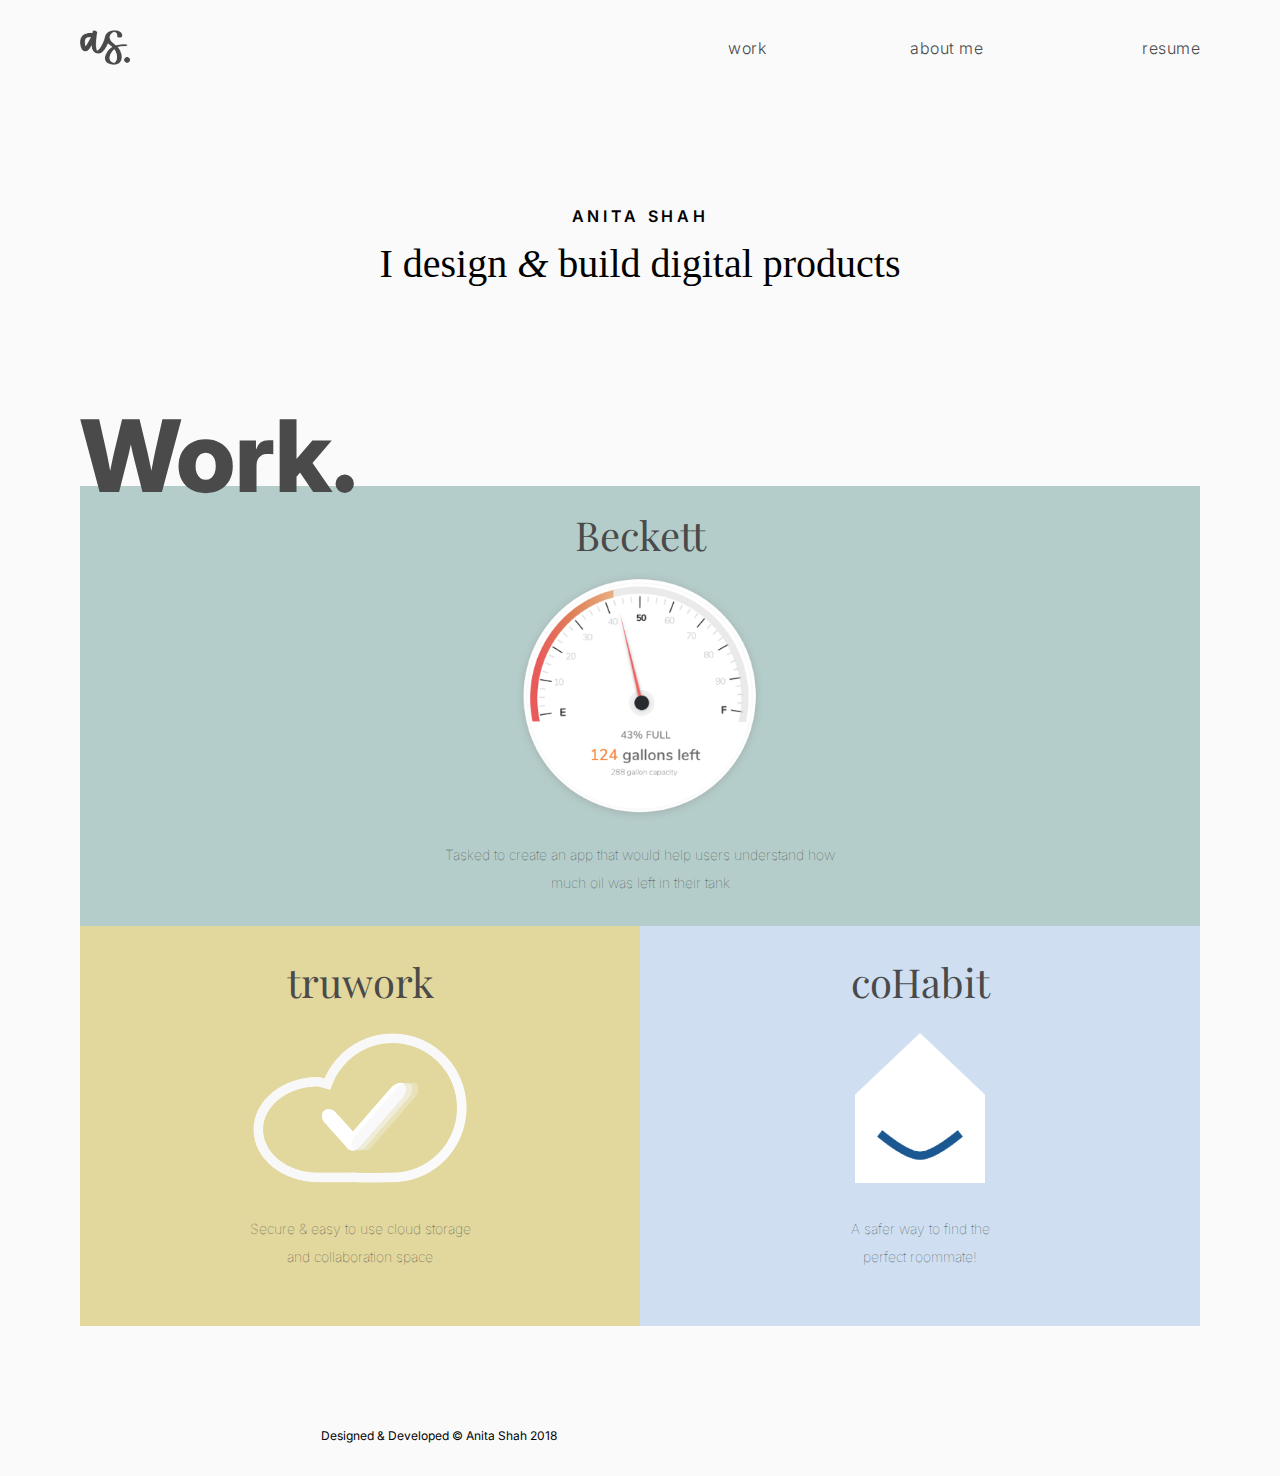
<file: index.html>
<!DOCTYPE html>

 <html>
   <head>
   	<meta charset="utf-8">
   	<meta name="viewport" content= "width=device-width",initial-scale="1.0">
     <title> Portfolio | Anita Shah</title>
     <link rel="stylesheet" href="css/reset.css">
     <link rel="stylesheet" href="css/style.css">
     <link rel="stylesheet" href="https://use.fontawesome.com/releases/v5.3.1/css/all.css" integrity="sha384-mzrmE5qonljUremFsqc01SB46JvROS7bZs3IO2EmfFsd15uHvIt+Y8vEf7N7fWAU" crossorigin="anonymous">
     <link rel="preconnect" href="https://fonts.gstatic.com">
      <link href="https://fonts.googleapis.com/css2?family=Inter:wght@100;600&display=swap" rel="stylesheet">
      <link href="https://fonts.googleapis.com/css2?family=Inter:wght@600&family=Playfair+Display&display=swap" rel="stylesheet">
     <!-- <link href="https://fonts.googleapis.com/css?family=Lato:300,400i,700|Playfair+Display:400,400i" rel="stylesheet"> -->
   </head>
   <body>

     <!--NAVBAR -->
     <section class="nav-bar-section">
       <nav class="nav-bar">
         <div class="logo">
           <a href="index.html">
             <img src="imgs/logo4.png" alt="logo" height="35" width="50">
           </a>
         </div>
         <ul class="nav-ul">
           <li class="nav-link">
             <div class="dropdown">
                 <a href="" class="projects-links" > work
                 </a>
                 <div class="dropdown-content">
                   <a href="pdfs/srlc-marketing.pdf">Marketing: Love & Care</a>
                   <a href="pdfs/Beckett-casestudy.pdf" target="_blank">Beckett</a>
                   <a href="project1.1.html">truwork</a>
                   <a href="project2.html">coHabit</a>
                 </div>
             </div>
           </li>

           <li class="nav-link">
             <a class="about-me-links" href="aboutme.html"> about me </a>
           </li>

           <li class="nav-link">
             <a class="resume-links" href="pdfs/anita-shah-resume-112020.pdf" target="_blank"> resume </a>
           </li>

         </ul>
       </nav>

     </section>

     <section class="header-container">
       <div class="header-text">
         <h3>Anita Shah</h3>
         <h1>I design <span id="fancy-font"> & </span> build digital products</h1>
       </div>
    </section>

    <section class="work-container">
        <h1>Work.</h1>

          <a class="beckett-cs-page cs-page" href="pdfs/Beckett-casestudy.pdf">
        <div id="beckett-project-container">
          <h2 class="beckett-header"> Beckett </h2>
          <div class="beckett-img-container">
            <img src="imgs/gauge.png" alt="gauge"/>
          </div>
          <p class="paragraph-style-beckett"> Tasked to create an app that would help users understand how much oil was left in their tank</p>

        </div>
        </a>


        <a class="truwork-cs-page cs-page" href="project1.1.html">
        <div id="truwork-project-container">
          <h2 class="truwork-header"> truwork </h2>
          <div class="truwork-img-container">
            <img src="imgs/truwork-white-logo.png" alt="truwork-logo"/>
          </div>
          <p class="paragraph-style-truwork"> Secure & easy to use cloud storage and collaboration space</p>
        </div>
      </a>


      <a class="cohabit-cs-page cs-page" href="project2.html">
        <div id="cohabit-project-container">
          <h2 class="cohabit-header"> coHabit </h2>
          <div class="cohabit-img-container">
            <img src="imgs/cohabit-white-logo.png" alt="truwork-logo"/>
          </div>
          <p class="paragraph-style-cohabit"> A safer way to find the perfect roommate!</p>
        </div>
      </a>

   </section>

   <!--Footer -->

    <footer class="footer">
      <div class="signature">
        <p> Designed & Developed © Anita Shah 2018 </p>
      </div>

      <div class="social-media">

        <a href="mailto:anitashah92@gmail.com" target="_blank"><i class="fas fa-envelope"></i></a>
        <a href="https://www.linkedin.com/in/anita-shah" target ="_blank"><i class="fab fa-linkedin"></i></a>
        <a href="https://github.com/anitashah92/" target= "_blank"><i class="fab fa-github-square"></i></a>
        <a href="https://dribbble.com/anitashah92" target = "_blank"><i class="fab fa-dribbble-square"></i></a>
      </div>
    </footer>


        <!-- Global site tag (gtag.js) - Google Analytics -->
        <script async src="https://www.googletagmanager.com/gtag/js?id=UA-125786109-1"></script>
        <script>
          window.dataLayer = window.dataLayer || [];
          function gtag(){dataLayer.push(arguments);}
          gtag('js', new Date());

          gtag('config', 'UA-125786109-1');
        </script>

  </body>
  </html>
</file>
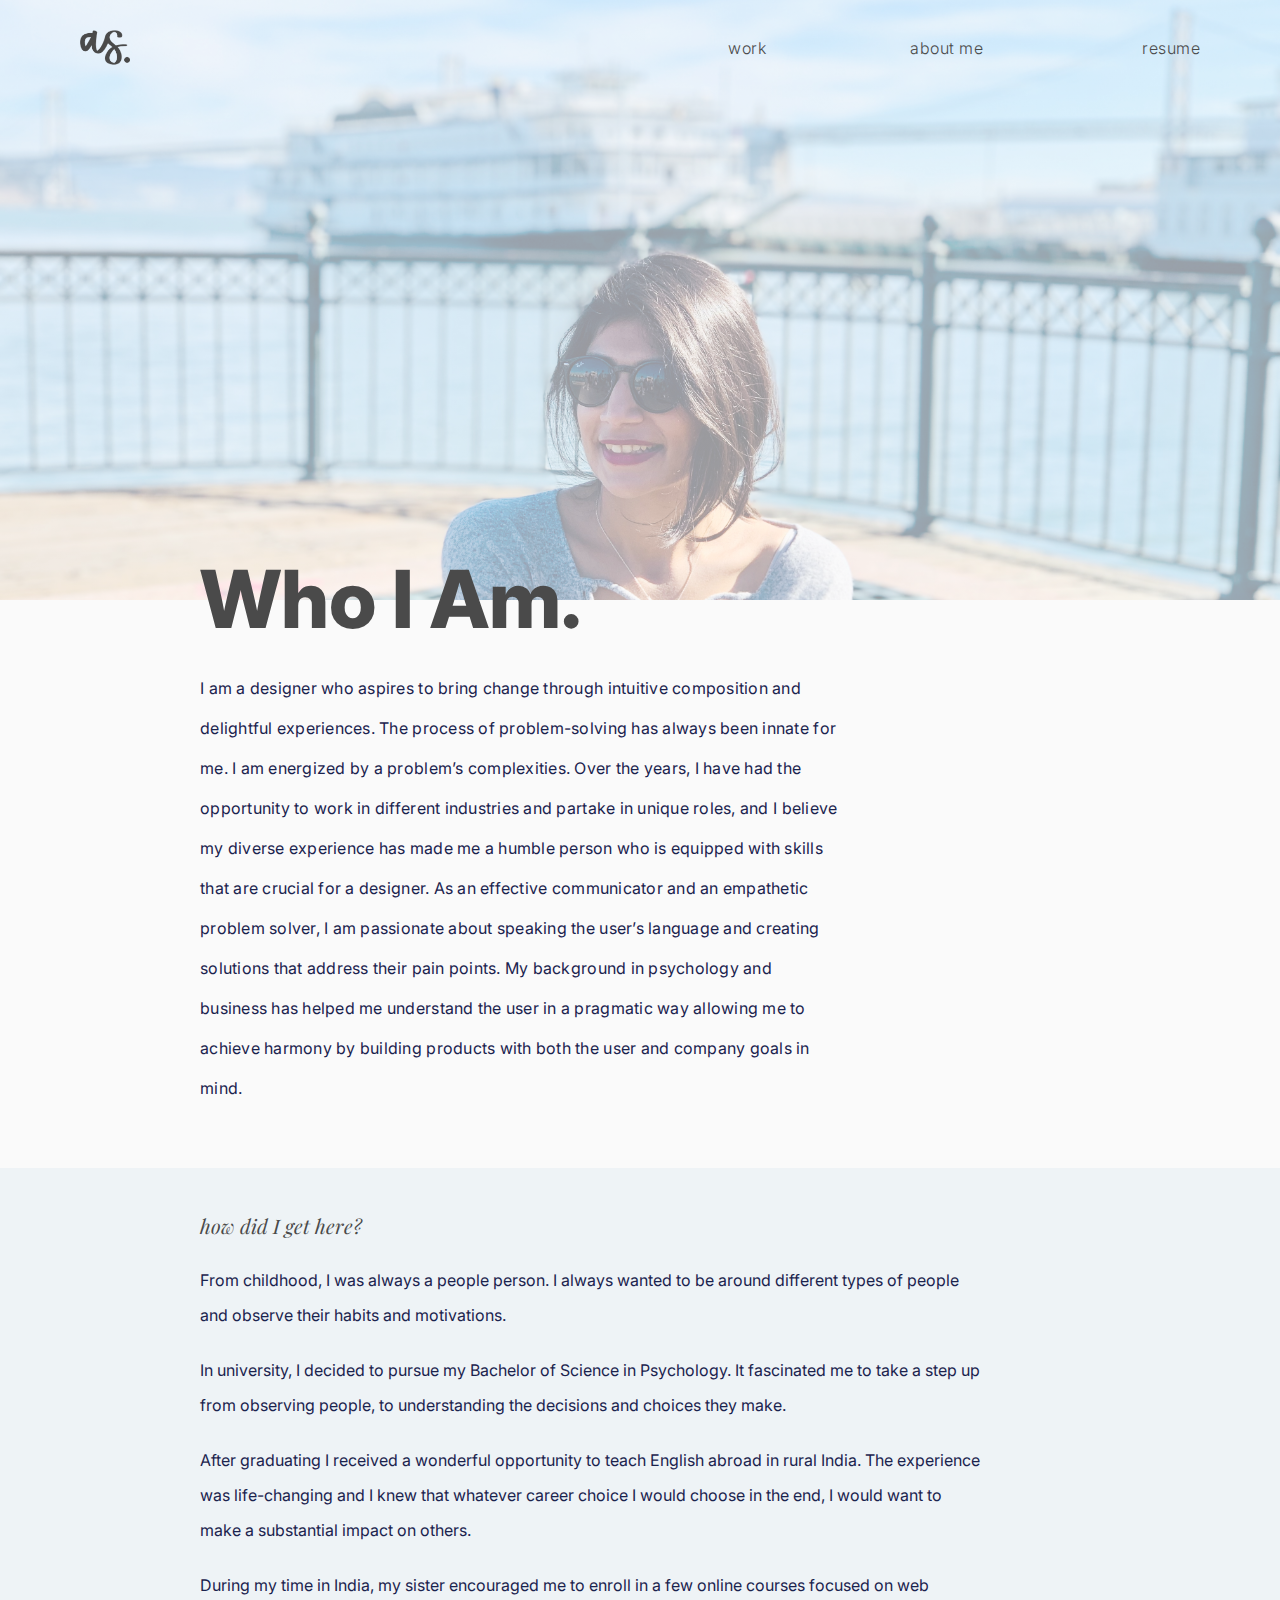
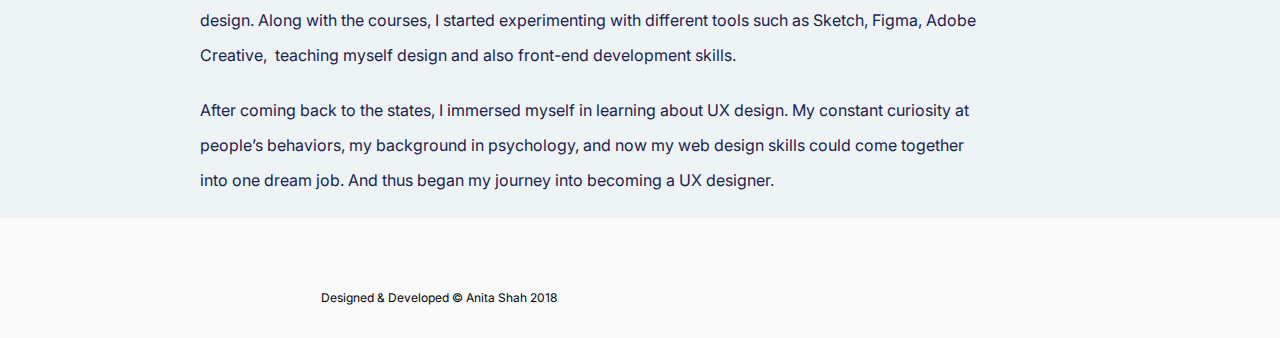
<file: aboutme.html>
<!DOCTYPE html>

 <html>
   <head>
   	<meta charset="utf-8">
   	<meta name="viewport" content= "width=device-width",initial-scale="1.0">
     <title> Portfolio | Anita Shah</title>
     <link rel="stylesheet" href="css/reset.css">
     <link rel="stylesheet" href="css/style.css">
     <link rel="stylesheet" href="https://use.fontawesome.com/releases/v5.3.1/css/all.css" integrity="sha384-mzrmE5qonljUremFsqc01SB46JvROS7bZs3IO2EmfFsd15uHvIt+Y8vEf7N7fWAU" crossorigin="anonymous">
     <link href="https://fonts.googleapis.com/css2?family=Inter:wght@100;600&display=swap" rel="stylesheet">
      <link href="https://fonts.googleapis.com/css2?family=Inter:wght@600&family=Playfair+Display&display=swap" rel="stylesheet">
     <!-- <link href="https://fonts.googleapis.com/css?family=Lato:300,400i,700|Playfair+Display:400,400i" rel="stylesheet"> -->
   </head>
   <body>


     <!--NAVBAR -->
     <section class="nav-bar-section" id="aboutme-pic">
         <nav class="nav-bar">
           <div class="logo">
             <a href="index.html">
               <img src="imgs/logo4.png" alt="logo" height="35" width="50">
             </a>
           </div>
           <ul class="nav-ul">
             <li class="nav-link">
               <div class="dropdown">
                   <a href="" class="projects-links" > work
                   </a>
                   <div class="dropdown-content">
                     <a href="pdfs/srlc-marketing.pdf">Marketing: Love & Care</a>
                     <a href="pdfs/Beckett-casestudy.pdf" target="_blank">Beckett</a>
                     <a href="project1.1.html">truwork</a>
                     <a href="project2.html">coHabit</a>
                   </div>
               </div>
             </li>

             <li class="nav-link">
               <a class="about-me-links" href="aboutme.html"> about me </a>
             </li>

             <li class="nav-link">
               <a class="resume-links" href="pdfs/anitaresume-2021.pdf" target="_blank"> resume </a>

             </li>

           </ul>
       </nav>

       </section>

     <section class="who-container">
       <h1>Who I Am.</h1>
       <p> I am a designer who aspires to bring change through intuitive composition and delightful experiences. The process of problem-solving has always been innate for me. I am energized by a problem’s complexities. Over the years, I have had the opportunity to work in different industries and partake in unique roles, and I believe my diverse experience has made me a humble person who is equipped with skills that are crucial for a designer. As an effective communicator and an empathetic problem solver, I am passionate about speaking the user’s language and creating solutions that address their pain points. My background in psychology and business has helped me understand the user in a pragmatic way allowing me to achieve harmony by building products with both the user and company goals in mind. </span> </p>
     </section>

     <section class="aboutme">
       <div class="aboutme-text">
         <h1> how did I get here? </h1>
         <p> From childhood, I was always a people person. I always wanted to be around different types of people and observe their habits and motivations.</p>
         <p> In university, I decided to pursue my Bachelor of Science in Psychology. It fascinated me to take a step up from observing people, to understanding the decisions and choices they make.</p>
         <p> After graduating I received a wonderful opportunity to teach English abroad in rural India. The experience was life-changing and I knew that whatever career choice I would choose in the end, I would want to make a substantial impact on others. </p>
         <p> During my time in India, my sister encouraged me to enroll in a few online courses focused on web design. Along with the courses, I started experimenting with different tools such as Sketch, Figma, Adobe Creative,  teaching myself design and also front-end development skills. </p>
         <p> After coming back to the states, I immersed myself in learning about UX design. My constant curiosity at people’s behaviors, my background in psychology, and now my web design skills could come together into one dream job. And thus began my journey into becoming a UX designer.</p>
       </div>
     </section>


     <!--Footer -->

      <footer class="footer">
        <div class="signature">
          <p> Designed & Developed © Anita Shah 2018 </p>
        </div>

        <div class="social-media">

          <a href="mailto:anitashah92@gmail.com" target="_blank"><i class="fas fa-envelope"></i></a>
          <a href="https://www.linkedin.com/in/anita-shah" target ="_blank"><i class="fab fa-linkedin"></i></a>
          <a href="https://github.com/anitashah92/" target= "_blank"><i class="fab fa-github-square"></i></a>
          <a href="https://dribbble.com/anitashah92" target = "_blank"><i class="fab fa-dribbble-square"></i></a>
        </div>
      </footer>


          <!-- Global site tag (gtag.js) - Google Analytics -->
          <script async src="https://www.googletagmanager.com/gtag/js?id=UA-125786109-1"></script>
          <script>
            window.dataLayer = window.dataLayer || [];
            function gtag(){dataLayer.push(arguments);}
            gtag('js', new Date());

            gtag('config', 'UA-125786109-1');
          </script>

    </body>
    </html>
</file>
<file: css/style.css>
*, *:before, *:after {
-webkit-box-sizing: border-box;
        box-sizing: border-box;
}

@import url('https://fonts.googleapis.com/css?family=Libre+Baskerville:400i');
@import url('https://rsms.me/inter/inter.css');
html { font-family: 'Inter', sans-serif; }
@supports (font-variation-settings: normal) {
  html { font-family: 'Inter var', sans-serif; }
}

@import url('https://fonts.googleapis.com/css?family=EB+Garamond:200,400,500,700');

@import url('https://fonts.googleapis.com/css?family=Playfair+Display');

html {
  font-size: 10px;
  font-family: 'Inter', sans-serif;
  background-color: #FDFDFD;
}

body {
  display: -ms-grid;
  display: grid;
  background-color: #FAFAFA;
}

.nav-bar {
  padding: 30px 80px;
  right: 0;
  display: table;
  width: 100%;
}

.logo {
  left: 50px;
  width: 10px;
  display: table-cell;
  vertical-align: middle;
}

ul.nav-ul{
  display: table-cell;
  vertical-align: middle;
  text-align: right;
}

.nav-link {
  font-size: 1.6rem;;
  width: 20%;
  /* font-family: 'Lato', sans-serif; */
  font-weight: 300;
  display: inline-block;
}

.nav-link a {
  text-decoration: none;
  color: #4A4A4A;
  letter-spacing: .5px;
  font-weight: 300;
}

.nav-link a:hover {
  font-style: italic;
  font-weight: 400;
}

/* The container <div> - needed to position the dropdown content */
.dropdown {
    position: relative;
    display: inline-block;
}

/* Dropdown Content (Hidden by Default) */
.dropdown-content {
    display: none;
    position: absolute;
    /* background-color: #f1f1f1; */
    min-width: 100px;
    /* box-shadow: 0px 8px 16px 0px rgba(0,0,0,0.2); */
    z-index: 1;
    font-size: 1.4rem;
    text-align: left;
}

/* Links inside the dropdown */
.dropdown-content a {
    color: black;
    padding: 12px 16px;
    text-decoration: none;
    display: block;
}

/* Change color of dropdown links on hover */
.dropdown-content a:hover {background-color: #ddd;}

/* Show the dropdown menu on hover */
.dropdown:hover .dropdown-content {display: block;}

/* Change the background color of the dropdown button when the dropdown content is shown */
.dropdown:hover .dropbtn {background-color: #3e8e41;}

.header-container {
  width: 100%;
  height: 300px;
  display: -webkit-box;
  display: -ms-flexbox;
  display: flex;
  -webkit-box-pack: center;
      -ms-flex-pack: center;
          justify-content: center;
}

.header-text {
  margin: 0 auto;
  width: 100%;
  text-align: center;
  -ms-flex-item-align: center;
      -ms-grid-row-align: center;
      align-self: center;
}

.header-text h3 {
  font-size: 1.6rem;
  letter-spacing: 3.64px;
  text-transform: uppercase;
  font-family: "Inter";
  font-weight: 600;
  padding-bottom: 20px;
}

.header-text h1 {
  font-size: 4rem;
  font-family: "EB Garamond";
  font-weight: 200;
}

#fancy-font {
  font-style: italic;
}

.work-container {
  padding: 30px 80px;
  display: -webkit-box;
  display: -ms-flexbox;
  display: flex;
  -webkit-box-orient: horizontal;
  -webkit-box-direction: normal;
      -ms-flex-flow: row wrap;
          flex-flow: row wrap;
}

.work-container h1 {
    font-size: 10rem;
    font-weight: 800;
    text-align: left;
    z-index: 10;
    position: relative;
    line-height: 0.6em;
    pointer-events: none;
    -webkit-box-flex: 1;
        -ms-flex: 1 100%;
            flex: 1 100%;
    color: #4A4A4A;
}

.beckett-cs-page {
  width: 100%;
}

.truwork-cs-page {
  width: 50%;
}

.cohabit-cs-page {
  width: 50%;
}

.cs-page {
  color: inherit;
  text-decoration: none;
}

#beckett-project-container {
  background-color: #B4CDCA;
  color: #4A4A4A;
  padding-bottom: 0;
  -webkit-box-flex: 1;
      -ms-flex: 1 100%;
          flex: 1 100%;
  min-height: 440px;
  display: -ms-grid;
  display: grid;
}

#truwork-project-container {
  -webkit-box-flex: 1;
      -ms-flex: 1 50%;
          flex: 1 50%;
  padding: 0 50px 40px;
  -webkit-box-sizing: border-box;
          box-sizing: border-box;
  min-height: 400px;
  position: relative;
  overflow: hidden;
  -webkit-box-orient: vertical;
  -webkit-box-direction: normal;
      -ms-flex-direction: column;
          flex-direction: column;
  -webkit-box-pack: center;
      -ms-flex-pack: center;
          justify-content: center;
  display: -webkit-box;
  display: -ms-flexbox;
  display: flex;
  text-align: center;
  background: #E2D79C;
  display: -ms-grid;
  display: grid;
  color: #4A4A4A;
}

#cohabit-project-container {
  -webkit-box-flex: 1;
      -ms-flex: 1 50%;
          flex: 1 50%;
  padding: 0 50px 40px;
  -webkit-box-sizing: border-box;
          box-sizing: border-box;
  min-height: 400px;
  position: relative;
  overflow: hidden;
  -webkit-box-orient: vertical;
  -webkit-box-direction: normal;
      -ms-flex-direction: column;
          flex-direction: column;
  -webkit-box-pack: center;
      -ms-flex-pack: center;
          justify-content: center;
  display: -webkit-box;
  display: -ms-flexbox;
  display: flex;
  text-align: center;
  background: #CFDFF1;
  display: -ms-grid;
  display: grid;
  color: #4A4A4A;
}


.beckett-header {
  margin: 0 auto;
  width: 100%;
  text-align: center;
  font-family: "Playfair Display";
  font-size: 4rem;
  -ms-flex-item-align: center;
      -ms-grid-row-align: center;
      align-self: center;
  padding-top: 20px;
}

.beckett-img-container {
  width: 100%;
  margin: 0 auto;
  text-align: center;
  -ms-flex-item-align: center;
      -ms-grid-row-align: center;
      align-self: center;
}

.beckett-img-container img {
  height: 250px;
  /* align-self: center; */
}
.paragraph-style-beckett {
  max-width: 35%;
  font-size: 1.4rem;
  font-weight: 100;
  line-height: 2em;
  position: relative;
  /* background: antiquewhite; */
  margin: 0 auto;
  text-align: center;
  -ms-flex-item-align: center;
      -ms-grid-row-align: center;
      align-self: center;
  padding-bottom: 20px;
}

.truwork-header {
  margin: 0 auto;
  width: 100%;
  text-align: center;
  font-family: "Playfair Display";
  font-size: 4rem;
  -ms-flex-item-align: center;
      -ms-grid-row-align: center;
      align-self: center;
  padding-top: 20px;
  color: 4A4A4A;
}

.truwork-img-container {
  width: 100%;
  margin: 0 auto;
  text-align: center;
  -ms-flex-item-align: center;
      -ms-grid-row-align: center;
      align-self: center;
}

.truwork-img-container img {
  height: 150px;
  /* align-self: center; */
}
.paragraph-style-truwork {
  max-width: 60%;
  font-size: 1.4rem;
  font-weight: 100;
  line-height: 2em;
  position: relative;
  /* background: antiquewhite; */
  margin: 0 auto;
  text-align: center;
  -ms-flex-item-align: center;
      -ms-grid-row-align: center;
      align-self: center;
  /* padding-bottom: 20px; */
}

.cohabit-header {
  margin: 0 auto;
  width: 100%;
  text-align: center;
  font-family: "Playfair Display";
  font-size: 4rem;
  -ms-flex-item-align: center;
      -ms-grid-row-align: center;
      align-self: center;
  padding-top: 20px;
}

.cohabit-img-container {
  width: 100%;
  margin: 0 auto;
  text-align: center;
  -ms-flex-item-align: center;
      -ms-grid-row-align: center;
      align-self: center;
}

.cohabit-img-container img {
  height: 150px;
  /* align-self: center; */
}
.paragraph-style-cohabit {
  max-width: 60%;
  font-size: 1.4rem;
  font-weight: 100;
  line-height: 2em;
  position: relative;
  /* background: antiquewhite; */
  margin: 0 auto;
  text-align: center;
  -ms-flex-item-align: center;
      -ms-grid-row-align: center;
      align-self: center;
  /* padding-bottom: 20px; */
}

/* About Me Styling */

#aboutme-pic {
  height: 600px;
  background-image:-webkit-gradient(linear, left top, left bottom, from(rgba(255,255,255,0.6)), to(rgba(255,255,255,0.6))), url(../imgs/anitapic.jpg);
  background-image:-webkit-linear-gradient(rgba(255,255,255,0.6), rgba(255,255,255,0.6)), url(../imgs/anitapic.jpg);
  background-image:-o-linear-gradient(rgba(255,255,255,0.6), rgba(255,255,255,0.6)), url(../imgs/anitapic.jpg);
  background-image:linear-gradient(rgba(255,255,255,0.6), rgba(255,255,255,0.6)), url(../imgs/anitapic.jpg);
  background-size: cover;
  width: 100%;
  background-repeat: no-repeat;
  background-position: 100% 45%;
  background-attachment: fixed;
  /* opacity: .3; */
}

.who-container {

  margin-left: 200px;
  /* margin-top: 60px; */
  width: 50%;
  color: #4A4A4A;
  margin-bottom: 40px;
}
.who-container h1 {
  font-size: 8rem;
  font-weight: 800;
  text-align: left;
  z-index: 10;
  position: relative;
  line-height: 0.6em;
  bottom: 25px;
}

.who-container p {
  font-size: 1.6rem;
  font-weight: 400;
  text-align: left;
  padding-top: 20px;
  padding-bottom: 20px;
  line-height: 2.5em;
  letter-spacing: .26px;
  color: #1B234E;
}

.bold {
  font-weight: 500;
}

.aboutme {
  background: #EEF3F6;
  color: #4A4A4A;
}

.aboutme-text {
  font-size: 1.6rem;
  line-height: 3.5rem;
  margin-top: 40px;
  margin-left: 200px;
  margin-right: 300px;
}

.aboutme-text h1 {
  font-family: "Playfair Display";
  font-size: 2rem;
  font-style: italic;
  padding-bottom: 20px;
}

.aboutme-text p {
  margin-bottom: 20px;
  font-weight: 400;
  color: #1B234E;
}

/* Contact Styling */
.contact-form {
  width: 85%;
  height: 200px;
  margin: 0 auto;
  display: table;
  margin-top: 50px;
  background: #E6D464;
}

.left-side-contact {
  display: table-cell;
  width: 50%;
}

.left-side-text {
  width: 100%;
  text-align: center;
  position: relative;
  top: 180px;
  font-size: 3rem;
  font-family: "Playfair Display";
  font-style: italic;
}

.right-side-contact {
  display: table-cell;
  width: 50%;
}

.form-container {
  width: 100%;
  margin: 0 auto;
  text-align: center;
  font-family: "Playfair Display";
  font-size: 1.4rem;
  padding: 10px;
  position: relative;
  right: 10px;
}

.form-p {
  padding-bottom: 10px;
}

input[type="text"],
input[type="email"]{
  padding: 10px;
  /* border: solid 1px black; */
  /* border-radius: 3px; */
  width: 100%;
  margin-bottom: 15px;
}

input[type="submit"] {
    border: none;
    padding: .75rem 1.5rem;
    text-align: center;
    text-decoration: none;
    display: inline-block;
    margin: 15px;
    font-size: 1.25rem;
    border-radius: .3rem;

}
input[type="text"]::-webkit-input-placeholder {
    white-space: normal;
    text-align: center;
    font-family: "Playfair Display";
    font-style: italic;
}
input[type="text"]:-ms-input-placeholder {
    white-space: normal;
    text-align: center;
    font-family: "Playfair Display";
    font-style: italic;
}
input[type="text"]::-ms-input-placeholder {
    white-space: normal;
    text-align: center;
    font-family: "Playfair Display";
    font-style: italic;
}
input[type="text"]::placeholder {
    white-space: normal;
    text-align: center;
    font-family: "Playfair Display";
    font-style: italic;
}

.comment-box {
height: 28vh;
}


/*truWork Styling */

#casestudy-navbar {
  background-color: #F1FAFD;
  height: 900px;
}

.case-study-header {
  margin-top: 50px;
  position: relative;
}

.case-study-body {
  width: 100%;
  color: #4A4A4A;
}

.hero-image-container,
.cohabit-hero-image-container{
  /* margin: 0 auto; */
  width: 100%;
  /* display: block; */
  /* padding-bottom: 50px; */
  text-align: center;
}

.cohabit-hero-image-container{
  height: 590px;
  position: absolute;
  background-image: url(../imgs/coHabit-frames4.png);
  background-size: cover;
  /* opacity: .5; */
}

/* .cohabit-hero-image-container img{
    width: 100%;
} */

.hero-image-container img{
  /* width: 100%; */
  width: 50%;
}

.hero-text {
  margin: 0 auto;
  text-align: center;
  margin-top: 60px;
  max-width: 500px;
  position: relative;
}

.hero-text-cohabit {
  margin: 0 auto;
  text-align: center;
  margin-top: 620px;
  max-width: 500px;
  position: relative;
}

.hero-text h3 {
  font-family: "Playfair Display";
  font-weight: 400;
  font-style: italic;
  font-size: 2rem;
  color: #4A4A4A;
  margin-bottom: 10px;
}

.hero-text-cohabit h3 {
  font-family: "Playfair Display";
  font-weight: 400;
  font-style: italic;
  font-size: 2rem;
  color: #4A4A4A;
  margin-bottom: 10px;
}

.button-link{
  color: #4A4A4A;
}

.hero-text h1 {
  font-family: "Playfair Display";
  font-weight: 400;
  font-size: 7.2em;
  color: #4A4A4A;
}

.hero-text-cohabit h1 {
  font-family: "Playfair Display";
  font-weight: 400;
  font-size: 7.2em;
  color: #4A4A4A;
}

.prototype-button {
  width: 105px;
  height: 105px;
  border-radius: 50%;
  background: #fff;
  display: table;
  bottom: -30px;
  right: 0;
  position: absolute;
}

.prototype-button .arrow-container{
  display: none;
}

.prototype-button p {
  text-align: center;
  display: table-cell;
  vertical-align: middle;
  font-size: 1.6rem;
  font-family: 'Inter', sans-serif;
  font-style: italic;
  font-weight: 300;
  color: #4A4A4A;
}

.prototype-button:hover p{
  display: none;
}

.prototype-button:hover .arrow-container{
  display: block;
  width: 30px;
  position: absolute;
  right: 0;
  left: 0;
  margin: 0 auto;
  top: 50%;
  -webkit-transform: translateY(-50%);
      -ms-transform: translateY(-50%);
          transform: translateY(-50%);
  color: #4A4A4A;
}

.overview {
  margin: 0 auto;
  height: auto;
  background-color: #FDFDFD;
}

.overview, .grey-background, .visual-design{
  padding: 40px 0;
}

.overview-body {
display: table;
margin: 0 auto;
}

.overview-body-text{
display: table-cell;
vertical-align: top;
}

.section-title {
  font-size: 3.2rem;
  font-weight: 800;
  color: #4A4A4A;
  letter-spacing: 3px;
  padding-top: 75px;
  padding-bottom: 6rem;

}

.page-section{
  max-width: 1000px;
}

.subsection {
  padding-bottom: 20px;
  padding-top: 20px;
}

.subsection, .section-title{
  width: 70%;
  margin: 0 auto;
}


.blue-highlight{
position: relative;
display: inherit;
}

.blue-highlight span{
z-index: 10;
position: relative;
}

.blue-highlight::before{
  content: '';
  position: absolute;
  width: 100%;
  height: 40%;
  bottom: 32%;
  left: 0;
  opacity: 1;
  z-index: 0;
  background: #BAD7E0;
}

.subsection-title {
  font-size: 2.2rem;
  font-family: 'Inter', sans-serif;
  font-weight: 600;
  color: #4A4A4A;
  padding-bottom: 20px;
  position: relative;
  letter-spacing: .1rem;
}

.emphasize-text-project {
  font-weight: 500;
}

.section-paragraphs {
  font-family: 'Inter', sans-serif;
  line-height: 40px;
  font-weight: 300;
}

.section-button {
  font-weight: 700;
  text-decoration: none;
  font-size: 1.4rem;
  color: #4A4A4A;
  position: relative;
}

.section-button, .section-paragraphs{
  padding-bottom: 30px;
  font-size: 1.8rem;
}

.tools-used {
padding-top: 80px;
}

.grey-background {
  background-color: #F7F7F7;
  height: auto;
  width: 100%;
}

.user-research {
  margin: 0 auto;
}

.table-text {
  display: inline-block;
  /* padding-bottom: 30px; */
}

.survey-text {
  display: table-cell;
  vertical-align: top;
}

.survey-img {
display: table-cell;
}

.survey-img img {
height: 300px;

}

.button-div {
padding-bottom: 30px;
}

.section-button::after{
content: url('../imgs/right-arrow.svg');
width: 13px;
position: absolute;
right: -20px;
top: 3px;
}

.section-button::before{
content: '';
position: absolute;
display: block;
height: 2px;
top: 0.6em;
width: 100%;
background: #4A4A4A;x
-webkit-transform-origin: center right;
    -ms-transform-origin: center right;
        -webkit-transform-origin: center right;
            transform-origin: center right;
-webkit-animation: strikethrough 1s 0.5s cubic-bezier(.55, 0, .1, 1) 1;
        animation: strikethrough 1s 0.5s cubic-bezier(.55, 0, .1, 1) 1;
-webkit-transition: -webkit-transform 0.5s cubic-bezier(.55, 0, .1, 1);
transition: -webkit-transform 0.5s cubic-bezier(.55, 0, .1, 1);
-o-transition: transform 0.5s cubic-bezier(.55, 0, .1, 1);
transition: transform 0.5s cubic-bezier(.55, 0, .1, 1);
transition: transform 0.5s cubic-bezier(.55, 0, .1, 1), -webkit-transform 0.5s cubic-bezier(.55, 0, .1, 1);
-webkit-transform: scaleX(0);
    -ms-transform: scaleX(0);
        transform: scaleX(0);
}

.section-button:hover:before{
-webkit-transform: scaleX(1);
    -ms-transform: scaleX(1);
        transform: scaleX(1);
-webkit-transform-origin: center left;
    -ms-transform-origin: center left;
        transform-origin: center left;
}

/* Keyframes for initial animation */

@-webkit-keyframes strikethrough {
  from {
  	-webkit-transform: scaleX(0);
  	        transform: scaleX(0);
  }
  to {
  	-webkit-transform: scaleX(1);
  	        transform: scaleX(1);
  }
}

@keyframes strikethrough {
  from {
  	-webkit-transform: scaleX(0);
  	        transform: scaleX(0);
  }
  to {
  	-webkit-transform: scaleX(1);
  	        transform: scaleX(1);
  }
}


.competitive-analysis-text {
display: table-cell;
vertical-align: top;
width: 60%;
vertical-align: top;
}

 div #ca-2 img {
   width: 100%;
   padding-bottom: 30px;
 }

 table {
   border-collapse: initial;
 }

.ca-table {
  text-align: left;
  width: 100%;
  padding: 10px;
  margin-bottom: 40px;
}

.ca-table-img {
  text-align: center;
  font-size: 2rem;
  padding-top: 20px;
  padding-bottom: 5px;
}

.ca-table-title{
  text-align: center;
  font-size: 2rem;
  font-weight: 600;
  padding-top: 5px;
  padding-bottom: 20px;
}

.ca-table-subtitle {
  text-align: left;
  font-size: 1.8rem;
  font-weight: 500;
  font-style: italic;
  padding-top:  10px;
  padding-bottom: 15px;
}


.ca-table-description {
  font-size: 1.6rem;
  font-weight: 300;
  padding-bottom: 10px;
  padding-right: 5px;
}

.user-persona-bullet{
  width: 200px;
}

.user-persona-pics {
  margin: 0 auto;
  display: -webkit-box;
  display: -ms-flexbox;
  display: flex;
  -webkit-box-pack: space-evenly;
      -ms-flex-pack: space-evenly;
          justify-content: space-evenly;
  margin-bottom: 30px;
  padding: 20px;
  background: #FAFAF9;
  -webkit-box-shadow: 0px 2px 13px 8px #CECECE;
          box-shadow: 0px 2px 13px 8px #CECECE;

}

.user-persona-name {
    text-align: center;
    margin-bottom: 30px;
    font-size: 2rem;
    font-weight: 600;
}

.user-persona-list {
  text-align: left;
  list-style: initial;
}

.user-persona-bullet li {
  padding-top: 10px;
  font-family: 'Inter', sans-serif;
  font-size: 1.6rem;
  line-height: 30px;
  font-weight: 300;
  display: list-item;
}

.user-persona-container {
  width: 100%;
}

.user-stories-flows {
display: table;
}

.user-stories-flows-text {
display: table-cell;
vertical-align: top;
}

.user-stories-img {
  width: 100%;
  padding: 30px 30px 30px 30px;
  overflow: hidden;
  margin: 0 auto;
  padding-bottom: 50px;
}

.user-stories-img img {
  width: 100%;
}

.visual-design {
  margin: 0 auto;
}

.wireframe-pics {
  display: table;
  padding-bottom: 50px;
  margin: 0 auto;
  width: 100%;
}

.wireframe-figure {
  display: table-cell;
  padding-left: 50px;
}

.wireframe-figure img {
  width: 100%;
  margin: 0 auto;
}


.survey-caption {
  text-align: center;
  padding-top: 10px;
  font-size: 1.4rem;
}

.fig-caption {
  text-align: center;
  padding-top: 10px;
  font-size: 1.4rem;
}

.branding-subsection {
  height: auto;
  width: 100%;
  padding-bottom: 20px;
}

.branding-subsection h3 {
  font-family: 'Inter', sans-serif;
  font-size: 1.6rem;
  font-style: italic;
  font-weight: 400;
  padding-top: 10px;
  padding-bottom: 10px;
}

.branding-subsection p {
  font-family: 'Inter', sans-serif;
  font-size: 1.8rem;
  font-weight: 300;
}


#color-pallete img {
  width: 100%;
  margin: 0 auto;
  height: auto;
  margin-bottom: 50px;
}

#logo-progression-coHabit {
  margin: 0 auto;
  height: 100px;
  margin-bottom: 50px;
  display: block;
}
#logo-progression-coHabit img {
  width: 100%;
  margin: 0 auto;
}

.cohabit-hifi-mockups {
  width: 100%;
  display: -webkit-box;
  display: -ms-flexbox;
  display: flex;
  padding-bottom: 50px;
}

.cohabit-anchor {
  width: 20%;
  height: 100%;
}

.cohabit-hifi-pics {
  -webkit-box-orient: horizontal;
  -webkit-box-direction: normal;
      -ms-flex-direction: row;
          flex-direction: row;
  width: 100%;
  padding: 5px;
}

/* HIFI SECTION */

.hifi-box-container{
  display: -webkit-box;
  display: -ms-flexbox;
  display: flex;
  -webkit-box-orient: vertical;
  -webkit-box-direction: normal;
      -ms-flex-direction: column;
          flex-direction: column;
  width: 100%;
  padding-bottom: 50px;
}

.hifi-row{
  min-height: 300px;
  max-height: 500px;
  width: 100%;
  display: -webkit-box;
  display: -ms-flexbox;
  display: flex;
  -webkit-box-orient: horizontal;
  -webkit-box-direction: normal;
      -ms-flex-direction: row;
          flex-direction: row;
}

.hifi-cell{
  width: 50%;
  overflow: hidden;
  display: -webkit-box;
  display: -ms-flexbox;
  display: flex;
  -webkit-box-align: center;
      -ms-flex-align: center;
          align-items: center;
}

.hifi-full {
  width: 100%;
}

.hifi-row.blue .hifi-cell.hifi-right{
  background: #BCD9E2;
}
.hifi-row.blue .hifi-cell.hifi-left{
  background: #DFF7FE;
}
.hifi-row.purple .hifi-cell.hifi-right{
  background: #D3D9F8;
}

.hifi-row.purple .hifi-cell.hifi-left{
  background: #EDF0FF;
}

.hifi-row.yellow .hifi-cell{
  background: #FCF7AF;
}

.hifi-overlay {
  position: absolute;
  bottom: 0;
  left: 0;
  right: 0;
  background-color: #008CBA;
  overflow: hidden;
  width: 100%;
  height: 0;
  -webkit-transition: .5s ease;
  -o-transition: .5s ease;
  transition: .5s ease;
}

a.hifi-cell:hover{
  background-color: rgba(0,0,0,.2)!important;
}

.hifi-image{
  width: 80%;
  margin: 0 auto;
}

.hifi-image img{
  width: 100%;
  -webkit-box-shadow: 2px 10px 34px 0 rgba(0,0,0,0.50);
          box-shadow: 2px 10px 34px 0 rgba(0,0,0,0.50);
}

.hifi-image.full-image{
  width: 60%;
  padding: 15px;
}

.hifi-image.hifi-homepage-img{
  padding-top: 50px;
  -ms-flex-item-align: start;
      align-self: flex-start;
}

.hifi-cell.hifi-right h1 {
  font-size: 2rem;
  font-weight: 700;
  -webkit-box-align: center;
      -ms-flex-align: center;
          align-items: center;
  margin: 0 auto;
  padding: 10px;
}

.hifi-cell.hifi-left h1 {
  font-size: 2rem;
  font-weight: 600;
  -webkit-box-align: center;
      -ms-flex-align: center;
          align-items: center;
  margin: 0 auto;
  padding: 10px;
}

.grey-bullet-points {
  text-align: left;
  list-style: initial;
  padding-left: 10px;
  font-weight: 500;
  font-size: 1.6rem;
}

.grey-rectangle {
  width: 100%;
  padding: 20px;
  /* height: 250px; */
  background-color: #F2F2F2;
  display: table;
  margin: 0 auto;
}

.grey-bullet {
  font-family: 'Inter', sans-serif;
  line-height: 25px;
  margin: 20px;
}

.testing-box-container {
  display: -webkit-box;
  display: -ms-flexbox;
  display: flex;
  -webkit-box-orient: vertical;
  -webkit-box-direction: normal;
      -ms-flex-direction: column;
          flex-direction: column;
  width: 100%;
  text-align: center;
}

.testing-row {
  /* min-height: 300px;
  max-height: 500px; */
  width: 100%;
  display: -webkit-box;
  display: -ms-flexbox;
  display: flex;
  -webkit-box-orient: horizontal;
  -webkit-box-direction: normal;
      -ms-flex-direction: row;
          flex-direction: row;
  -webkit-box-pack: space-evenly;
      -ms-flex-pack: space-evenly;
          justify-content: space-evenly;
  -webkit-box-align: center;
      -ms-flex-align: center;
          align-items: center;
  background: #E4E4E4;
  margin-bottom: 50px;
}

.testing-image {
  padding: 10px;
}

.testing-row:hover {
  background-color: rgba(0,0,0,.4)
}

.testing-image img {
  width: 100%;
}

.right-arrow-change {
  width: 40px;
}

/* .testing-overlay {
  position: absolute;
  bottom: 0;
  left: 0;
  right: 0;
  background-color: #008CBA;
  overflow: hidden;
  width: 100%;
  height: 0;
  -webkit-transition: .5s ease;
  -o-transition: .5s ease;
  transition: .5s ease;
}

.testing-box-container.testing-overlay:hover{
  background-color: rgba(0,0,0,.2)!important;
} */

.conclusion {
  margin: 0 auto;
}

/* footer Styling */
.footer {
    display: -webkit-box;
    display: -ms-flexbox;
    display: flex;
    -webkit-box-orient: horizontal;
    -webkit-box-direction: normal;
    -ms-flex-direction: row;
    flex-direction: row;
    max-height: 120px;
    -webkit-box-pack: space-evenly;
    -ms-flex-pack: space-evenly;
    justify-content: space-evenly;
    padding-top: 70px;
    padding-bottom: 30px;
    -webkit-box-align: center;
    -ms-flex-align: center;
    align-items: center;
    /* color: yellow; */
}

.social-media i {
  color: grey;
}

.fab {
  font-size: 3rem;
  padding-left: 20px;
}

.fas {
  font-size: 3rem;
  padding-left: 20px;
}

.signature p {
  font-size: 1.2rem;
}

i:hover {
  color: #3F3F3F;
}

/*coHabit Styling */

#casestudy-navbar2 {
  background-color: #CFDDEC;
  height: 900px;
}

.survey-bullet {
  text-align: left;
  /* font-style: italic; */
  padding-bottom: 20px;
}

.survey-img-container {
  width: 100%;
  padding-bottom: 40px;
  display: -webkit-box;
  display: -ms-flexbox;
  display: flex;
  -webkit-box-align: baseline;
      -ms-flex-align: baseline;
          align-items: baseline;
  -webkit-box-pack: center;
      -ms-flex-pack: center;
          justify-content: center;
}

.survey-list {
    font-family: 'Inter', sans-serif;
    padding-top: 5px;
    font-size: 1.8rem;
    line-height: 32px;
    font-weight: 300;
    display: list-item;
}

.coHabit-img {
  display: -webkit-box;
  display: -ms-flexbox;
  display: flex;
  -webkit-box-align: center;
      -ms-flex-align: center;
          align-items: center;
  -webkit-box-orient: vertical;
  -webkit-box-direction: normal;
      -ms-flex-direction: column;
          flex-direction: column;
}

#survey-img1 {
  height: 175px;
}

#survey-img2 {
  height: 125px;
}

#homeshare-img img {
  width: 150px;
}

#roomiematch-img img {
  width: 200px;
}

#roomi-img img {
  width: 100px;
}

.user-persona-bullet2 {
    width: 200px;
    text-align: center;
}

.user-persona-bullet2 li {
  padding-top: 10px;
  font-family: 'Inter', sans-serif;
  font-size: 1.4rem;
  line-height: 25px;
  font-weight: 300;
  display: list-item;
}

.entire-testing-box {
  display: -webkit-box;
  display: -ms-flexbox;
  display: flex;
}

.cohabitusertesting {
  width: 50%;
  margin: 0 auto;
}

.cohabitusertesting img {
  width: 500px;
  padding: 20px;
  margin-bottom: 50px;
}


.grey-rectangle-cohabit {
  width: 100%;
  padding: 20px;
  /* height: 250px; */
  background-color: #F2F2F2;
  display: table;
  margin: 0 auto;
}

.grey-bullet {
  font-family: 'Inter', sans-serif;
  line-height: 25px;
  margin: 20px;
}

.testing-image-cohabit {
  padding: 10px;
}


.testing-image-cohabit img {
  width: 60%;
}

#wireframe-padding {
  padding-bottom: 50px;
}

/* Media Styling */

@media screen and (max-width: 1241px){
  .case-study-title {
      font-size: 1.6rem;
    }
}

@media screen and (max-width: 1160px) {
  #casestudy-navbar {
    height: 800px;
  }
}

@media screen and (max-width: 1100px){

  .case-study-header {
    margin-top: 40px;
  }

}

@media screen and (max-width: 1050px) {
  .hero-image-container img {
    width: 60%;
  }

  .paragraph-style-truwork {
    max-width: 80%;
  }
}

@media screen and (max-width: 1000px) {

  #aboutme-pic {
    height: 500px;
  }

  .paragraph-style-beckett {
    max-width: 60%;
  }
  .tools-used img {
    height: 300px;
    vertical-align: top;
  }

  .survey-img {
    display: block;
    text-align: center;
    padding-bottom: 30px;
  }

  .user-stories-flows-text {
  display: inline;
  }

  #padding-top{
    padding-top: 20px;
  }

  .user-stories-img {
    display: block;
    text-align: center;
    padding: 20px;
    padding-bottom: 30px;
  }

  .user-stories-img img {
    display: inline;
    width: 100%
  }

  .survey-text {
    padding-right: 0px;
  }

  #survey-btn {
    padding-top: 30px;
  }


}



@media screen and (max-width: 960px) {
  div #logo-progression img {
    margin: 0 auto;
    margin-bottom: 50px;
  }
  .contact-form {
      display: inline;
      height: auto;
  }

  .left-side-contact {
    display: inline;
  }

  .left-side-text {
    top: 0;
    padding: 20px;
  }

  .right-side-contact {
    display: inline;
    width: auto;
  }

  .form-container {
    right: 0;
  }

  .fig-caption {
    text-align: center;
    padding-top: 10px;
    font-size: 1.1rem;
  }

  .who-container {
    margin-left: 175px;
  }

  .aboutme-text {
    margin-left: 175px;
    width: 60%;
  }


}

@media screen and (max-width: 900px) {

.work-container h1 {
  font-size: 8rem;
}
.hifi-row {
  min-height: initial;
  max-height: 250px;
}

.hifi-cell.hifi-right h1 {
  font-size: 1.2rem;
}

.hifi-cell.hifi-left h1 {
  font-size: 1.2rem;
}

.survey-img-container {
  display: inline;
}

.survey-img-container figure {
  padding-bottom: 30px;
}

.who-container {
  margin-left: 125px;
}

.who-container h1 {
  font-size: 6rem;
}

.who-container p {
  font-size: 1.4rem;
  padding-top: 10px;
}

.aboutme-text {
  margin-left: 125px;
}


}

@media screen and (max-width: 862px){

.fas {
  padding-left: 0px;
}

.paragraph-style-truwork {
  max-width: 100%;
}

.paragraph-style-cohabit {
  max-width: 100%;
}

#aboutme-pic {
  height: 450px;
}

}

@media screen and (max-width: 833px){

  .overview-body-text {
    display: inline;
    padding-right: 0px;
  }

  .tools-used {
    display: block;
    text-align: center;
    padding-bottom: 80px;
    padding-top: 0px;
  }

  .tools-used img {
    display: inline;
    height: 300px;
  }

  .footer {
    display: block;
  }

  .signature {
    display:block;
  }

  .signature p {
    text-align: center;
    display: block;
  }

  .social-media {
    text-align: center;
    padding-top: 20px;
    display: block;
  }

  .left img {
      margin: 30px auto;
      max-height: 140px;
  }

  .right h1{
    margin: 0;
    font-size: 4.5rem;
    padding-bottom: 10px;
  }

  .right div h4{
    display: block;
    padding-left: 0;
  }

  .project-column-container{
    margin-top: 50px;
    margin-left: 20px;
  }

  .user-persona-container {
    text-align: center;
  }

  .user-persona-pics {
    display: inline-block;
    background: none;
    -webkit-box-shadow: none;
            box-shadow: none;
  }

  .user-persona-bullet {
    display: inline-block;
    text-align: center;
    width: 100%;
    padding-bottom: 40px;
  }

.user-persona-list{
  width: 50%;
  margin: 0 auto;
  padding-bottom: 30px;
}

}


@media screen and (max-width: 765px) {
  .left img {
      margin: 40px auto;
      max-height: 120px;
  }

  .user-stories-img {
    padding: 10px;
    padding-bottom: 30px;
  }

.ca-row-imgs {
  display: none;
}

.ca-table-title {
  padding-bottom: 20px;
  text-align: left;
  font-size: 1.8rem;
}

.ca-table-subtitle {
  padding-bottom: 20px;
  font-size: 1.6rem;
}

.work-container h1 {
  font-size: 7rem;
}

.beckett-img-container img {
  height: 220px;
}

.truwork-img-container img {
  height: 120px;
}

.cohabit-img-container img {
  height: 120px;
}

.who-container {
  margin-left: 100px;
}

.who-container h1 {
  font-size: 5rem;
}

.aboutme-text {
  margin-left: 100px;
}

}


@media screen and (max-width: 747px) {
  .logo{
  display: block;
  width: 100%;
  }

  .logo img{
  margin: 0 auto;
  display: block;
  }

  .nav-bar{
  padding: 40px 10px 10px 10px;
  }

  ul.nav-ul{
  display: block;
  margin: 0 auto;
  text-align: center;
  }

  li.nav-link{
  padding: 20px;
  }

  .case-study-header {
  margin-top: 40px;
  }

  .hero-image-container img {
      width: 70%;
  }

  .user-stories-img {
    display: none;
  }

  }

@media screen and (max-width: 713px){

  .work-container {
    padding: 0;
  }

  #aboutme-pic {
    background-position: 0% 0%;
    background-attachment: initial;
    height: 410px;
  }

  .who-container {
    margin-left: 75px;
    width: 70%;
  }

  .aboutme-text {
    margin-left: 75px;
  }

  .who-container h1 {
    bottom: 0;
    padding-top: 30px;
  }

  .who-container p {
    padding-top: 30px;
  }



  }

@media screen and (max-width: 680px){

  .featured-projects {
  margin: 0 10px;
  margin-top: 60px;
  }

  .projects-row {
  height: 250px;
  }

  .left {
  background-color: rgba(248, 248, 220, 100);
  height: 100px;
  width: 100%;
  padding-top: 30px;
  }

  .left img {
  display: table-cell;
  margin: 0px auto;
  max-height: 100px;
  }

  .projects-column {
  float: none;
  }

  .right {
  width: 100%;
  height: 150px;
  display: inline-block;
  }

  .project-column-container {
  display: -webkit-box;
  display: -ms-flexbox;
  display: flex;
  height: 75px;
  }

  .right h1 {
  font-size: 3.5rem;
  margin: 0 auto;
  padding-right: 20px;
  }

  .right div h4 {
  display: block;
  font-size: 1.3rem;
  padding-left: 0px;
  padding-bottom: 10px;
  }

  .branding-subsection h3 {
  vertical-align: top;
  display: inline-block;
  width: 100%;
  font-family: 'Lato', sans-serif;
  font-size: 1.6rem;
  font-weight: 300;
  font-style: italic;
  font-weight: 400;
  padding-bottom: 20px;
  }

  div #logo-progression img {
    width: 100%;
    height: 70px;
    margin-bottom: 50px;
    left: 0;
  }

  }

@media screen and (max-width: 640px) {
  .case-study-header {
      margin-top: 50px;
  }


  .hero-text{
    max-width: 350px;
    margin-top: 40px;
  }

  .prototype-button{
    width: 70px;
    height: 70px;
    bottom: 0px;
    right: -35px;
  }


  .hero-image-container {
      padding-bottom: 30px;
}

.prototype-button p {
  font-size: 1.4rem;
}

.btn {
  padding: 15px 40px;
  font-size: 1.6rem;
}

.nav-link {
  width: 30%;
}

.hero-image-container img {
  width: 90%;
}

}


@media screen and (max-width: 604px) {

  .header-text h1 {
    font-size: 3rem;
  }

  .header-container {
    height: 200px;
  }

  .work-container h1 {
    font-size: 5rem;
  }

  .beckett-header {
    font-size: 3rem;
  }

  .beckett-img-container img {
    height: 180px;
  }

  .paragraph-style-beckett {
    max-width: 80%;
  }

  #beckett-project-container {
    min-height: 400px;
  }

  .truwork-header {
    font-size: 3rem;
  }

  .truwork-img-container img {
    height: 90px;
  }

  .cohabit-header {
    font-size: 3rem;
  }

  .cohabit-img-container img {
    height: 90px;
  }


  .user-persona-bullet {
    display: inline-block;
    text-align: center;
    width: 100%;
    padding-bottom: 40px;
  }

  .user-persona-list {
    width: 60%;
    display: inherit;
    padding-bottom: 30px;
  }

  .user-persona-bullet li {
    width: 100%;
  }

  .wireframe-figure {
    display: inline;
    padding-left: 0px;
  }

  .wireframe-pics {
    display: inline-block;
  }

  /* .hifi-row {
    min-height: 150px;
    max-height: 200px;
  }

  .hifi-cell.hifi-right h1 {
    font-size: 1rem;
    text-align: center;
  }

  .hifi-cell.hifi-left h1 {
    font-size: 1rem;
  } */

  .grey-bullet-points {
    font-size: 1.6rem;
  }

  .hifi-row{
    -webkit-box-orient: vertical;
    -webkit-box-direction: normal;
        -ms-flex-direction: column;
            flex-direction: column;
    /* align-items: flex-start;
    align-content: flex-start;
    flex-wrap: wrap; */
  }
  .hifi-cell{
    width: 100%;
  }
  .hifi-text{

  }

  .hifi-right.hifi-text{
    display: none;
  }

  .hifi-left.hifi-text{
    display: none;
  }

  .grey-rectangle {
    padding: 0px;
    height: auto;
  }

  .testing-row {
    display: -webkit-box;
    display: -ms-flexbox;
    display: flex;
    -webkit-box-orient: vertical;
    -webkit-box-direction: normal;
        -ms-flex-direction: column;
            flex-direction: column;
}

.right-arrow-change {
    width: 20px;
    -webkit-transform: rotate(90deg);
        -ms-transform: rotate(90deg);
            transform: rotate(90deg);
}

.fig-caption {
  text-align: center;
  padding: 20px;
  font-size: 1.2rem;
}

.testing-image img {
    /* width: 100%; */
    width: 90%;

}
}

@media screen and (max-width: 538px) {
  .subsection-title {
    font-size: 1.8rem;
    letter-spacing: .5px;
}
  .section-title {
    font-size: 2.5rem;
    letter-spacing: 2px;
    padding-bottom: 5rem;
  }

  .section-paragraphs {
    font-size: 1.8rem;
  }
}


@media screen and (max-width: 500px) {
  #casestudy-navbar {
      height: 750px;
  }

.subsection, .section-title{
  width: 100%;
  padding-left: 30px;
  padding-right: 30px;
}

  .hero-text h3 {
      font-size: 2rem;
  }

  .hero-text h1 {
      font-size: 6rem;
  }

  .hero-image-container {
      padding-bottom: 15px;
  }

  .prototype-button {
    position: relative;
    width: 80px;
    height: 80px;
    bottom: 0;
    left: 0;
    right: 0;
    margin: 0 auto;
    top: 10px;
  }

  .prototype-button p {
    font-size: 1.4rem;
  }

  .section-title {
    font-size: 2rem;
  }

  .subsection {
    padding-bottom: 40px;
  }

  .section-paragraphs {
    font-size: 1.6rem;
    line-height: 32px;
  }

  .section-button {
    font-size: 1.2rem;
  }

  .button-link {
    text-decoration: none;
  }

  .overview, .grey-background, .visual-design{
  padding: 0;
}

.less-padding{
  padding-bottom: 10px;
}

.header-text h1 {
  font-size: 2.5rem;
}
}

@media screen and (max-width: 433px) {
  li.nav-link {
    padding: 0px;
    padding-top: 20px;
    font-size: 1.8rem;
}

.ca-table {
  padding: 0;
}
}

@media screen and (max-width: 400px) {
  #casestudy-navbar {
    height: 720px;
}

.ca-padding {
  padding-left: 10px;
}

#beckett-project-container {
  min-height: 350px;
}

}

@media screen and (max-width: 357px){
  ul.nav-ul{
    display: block;
    margin: 0 auto;
    text-align: center;
  }

  .tools-used img {
    height: 250px;
  }

  .survey-img img {
    width: 210px;
  }
}
</file>
